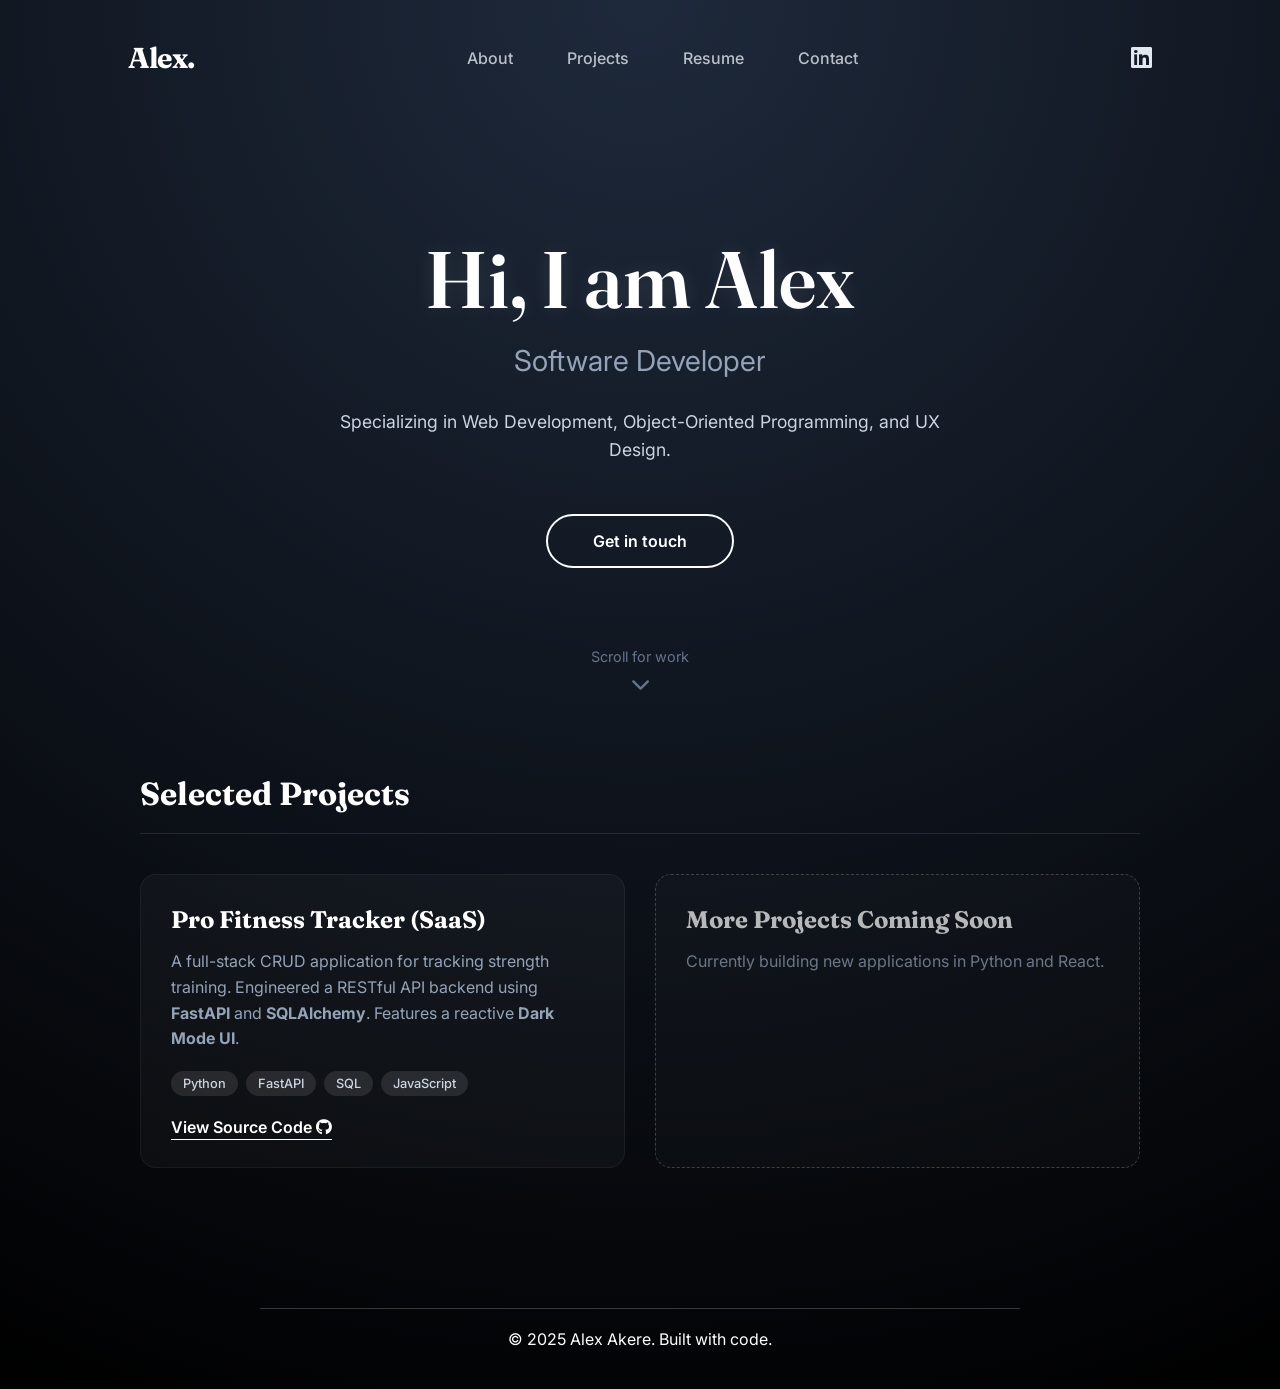
<file: index.html>
<!DOCTYPE html>
<html lang="en">
<head>
    <meta charset="UTF-8">
    <meta name="viewport" content="width=device-width, initial-scale=1.0">
    <title>Alex Akere | Developer</title>
    <link rel="stylesheet" href="Styles.css">

    <link rel="stylesheet" href="https://cdnjs.cloudflare.com/ajax/libs/font-awesome/6.5.1/css/all.min.css"/>
    <link rel="preconnect" href="https://fonts.googleapis.com">
    <link rel="preconnect" href="https://fonts.gstatic.com" crossorigin>
    <link href="https://fonts.googleapis.com/css2?family=Fraunces:opsz,wght@9..144,300;600&family=Inter:wght@400;500&display=swap" rel="stylesheet">
</head>
<body>

    <div class="main-container">

        <nav>
            <a href="index.html" class="logo">Alex.</a>
            <ul class="nav-links">
                <li><a href="about.html">About</a></li>
                <li><a href="projects.html">Projects</a></li>
                <li><a href="resume.html">Resume</a></li>
                <li><a href="Contact.html">Contact</a></li>
            </ul>

            <div class="socials">
                <a href="https://www.linkedin.com/in/ojeifo-alexander-akere-789bbb38" target="_blank" aria-label="LinkedIn">
                    <i class="fa-brands fa-linkedin"></i>
                </a>
            </div>
        </nav>

        <div class="text-section">
            <h1>Hi, I am Alex</h1>
            <h2>Software Developer</h2>
            <p>Specializing in Web Development, Object-Oriented Programming, and UX Design.</p>
            <a href="Contact.html" class="btn-primary">Get in touch</a>
        </div>

        <div class="scroll-indicator">
            <span>Scroll for work</span>
            <i class="fa-solid fa-chevron-down"></i>
        </div>

        <div class="work-preview">
            
            <h3 class="section-title">Selected Projects</h3>

            <div class="project-grid">            
            <div class="project-card">
                <div class="card-content">
                    <h4> Pro Fitness Tracker (SaaS)</h4>
                    <p>A full-stack CRUD application for tracking strength training. Engineered a RESTful API backend using <strong>FastAPI</strong> and <strong>SQLAlchemy</strong>. Features a reactive <strong>Dark Mode UI</strong>.</p>
                    <div class="tags">
                        <span>Python</span><span>FastAPI</span><span>SQL</span><span>JavaScript</span>
                    </div>
                    <a href="https://github.com/AlexAkere/fitness-tracker-api" target="_blank" class="card-link">View Source Code <i class="fa-brands fa-github"></i></a>
                </div>
            </div>
             <div class="project-card coming-soon-card" style="opacity: 0.7; border: 1px dashed #555;">
                <div class="card-content">
                    <h4> More Projects Coming Soon</h4>
                    <p>Currently building new applications in Python and React.</p>
                </div>
            </div>
        </div>
    </div>

    <footer>
        <div class="footer-line"></div>
        <p>© 2025 Alex Akere. Built with code.</p>
    </footer>

</body>
</html>
</file>
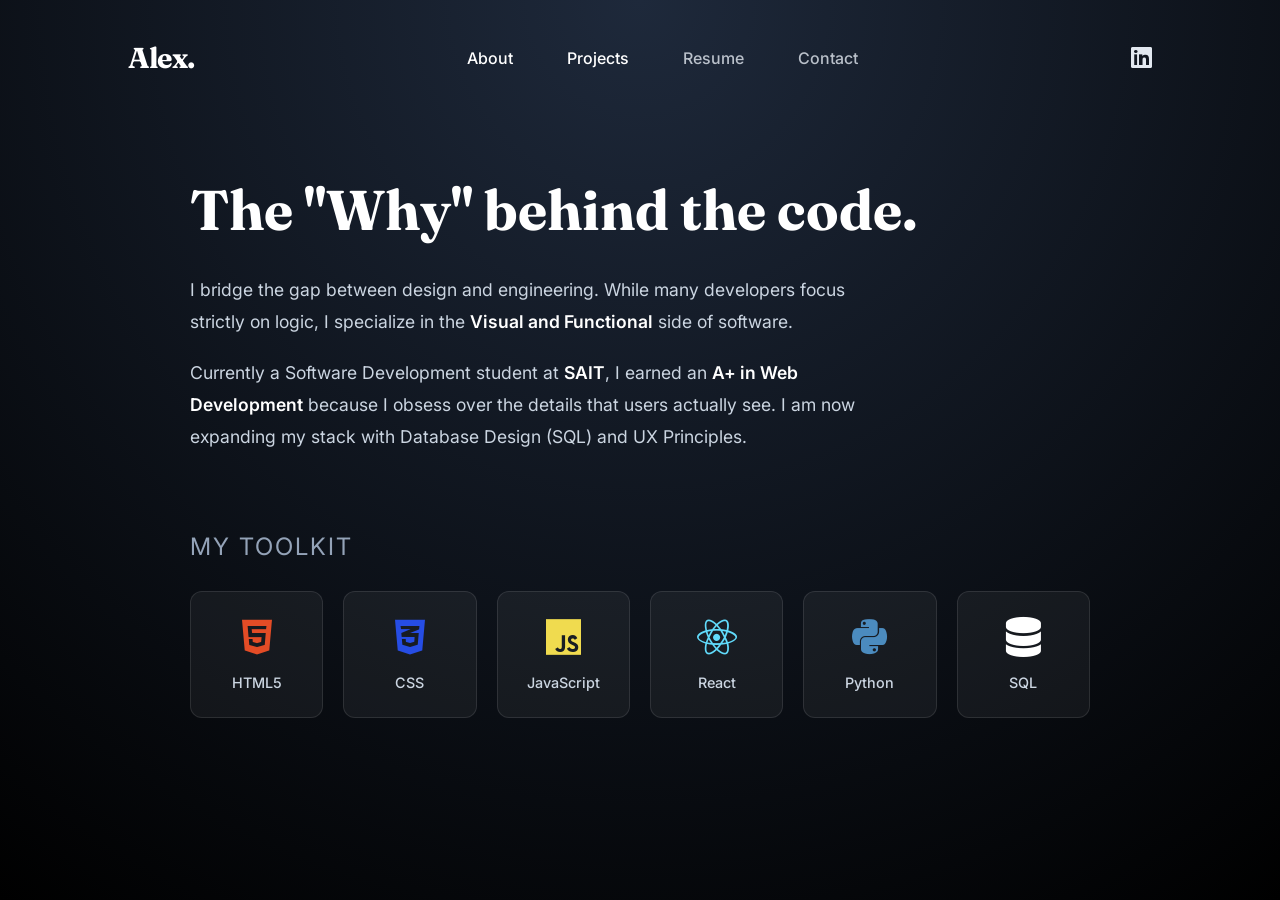
<file: about.html>
<!DOCTYPE html>
<html lang="en">
<head>
    <meta charset="UTF-8">
    <meta name="viewport" content="width=device-width, initial-scale=1.0">
    <title>About | Alex Akere</title>
    <link rel="stylesheet" href="Styles.css">
    
    <link rel="stylesheet" href="https://cdnjs.cloudflare.com/ajax/libs/font-awesome/6.5.1/css/all.min.css"/>
    <link href="https://fonts.googleapis.com/css2?family=Fraunces:opsz,wght@9..144,300;600&family=Inter:wght@400;500&display=swap" rel="stylesheet">
</head>
<body>

   <div class="main-container">
        
     <nav>
      <a href="index.html" class="logo">Alex.</a>
      <ul class="nav-links">
         <li><a href="about.html" style="color:white; opacity:1;">About</a></li>
         <li><a href="projects.html"style="color:white; opacity:1;">Projects</a></li>
         <li><a href="resume.html">Resume</a></li>
         <li><a href="Contact.html">Contact</a></li>
     </ul>
            <div class="socials">
                <a href="https://www.linkedin.com/in/ojeifo-alexander-akere-789bbb38" target="_blank"><i class="fa-brands fa-linkedin"></i></a>
            </div>
      </nav>

        <div class="about-container">
            
            <div class="bio-section">
                <h1>The "Why" behind the code.</h1>
                <p>
                    I bridge the gap between design and engineering. While many developers focus strictly on logic, I specialize in the <strong>Visual and Functional</strong> side of software.
                </p>
                <p>
                    Currently a Software Development student at <strong>SAIT</strong>, I earned an <strong>A+ in Web Development</strong> because I obsess over the details that users actually see. I am now expanding my stack with Database Design (SQL) and UX Principles.
                </p>
            </div>

            <div class="skills-section">
                <h2>My Toolkit</h2>
                <div class="skills-grid">
                    <div class="skill-card">
                        <i class="fa-brands fa-html5" style="color: #e34c26;"></i>
                        <span>HTML5</span>
                    </div>
                    <div class="skill-card">
                        <i class="fa-brands fa-css3-alt" style="color: #264de4;"></i>
                        <span>CSS</span>
                    </div>
                    <div class="skill-card">
                        <i class="fa-brands fa-js" style="color: #f0db4f;"></i>
                        <span>JavaScript</span>
                    </div>
                    <div class="skill-card">
                        <i class="fa-brands fa-react" style="color: #61dbfb;"></i>
                        <span>React</span>
                    </div>
                    <div class="skill-card">
                        <i class="fa-brands fa-python" style="color: #4b8bbe;"></i>
                        <span>Python</span>
                    </div>
                    <div class="skill-card">
                        <i class="fa-solid fa-database" style="color: #ffffff;"></i>
                        <span>SQL</span>
                    </div>
                </div>
            </div>

        </div>

    </div>

</body>

</html>
</file>
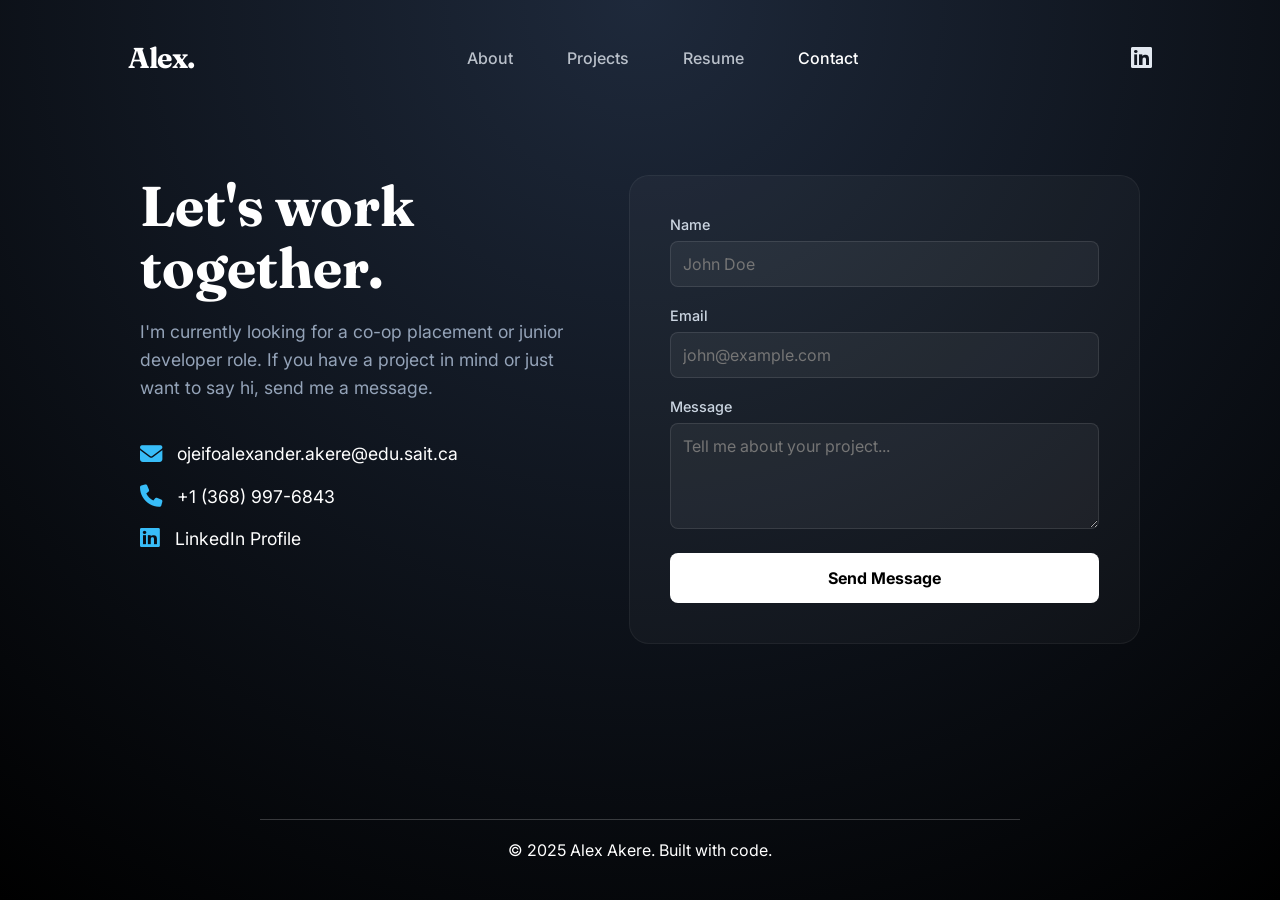
<file: Contact.html>
<!DOCTYPE html>
<html lang="en">
<head>
    <meta charset="UTF-8">
    <meta name="viewport" content="width=device-width, initial-scale=1.0">
    <title>Contact | Alex Akere</title>
    <link rel="stylesheet" href="Styles.css">
    
    <link rel="stylesheet" href="https://cdnjs.cloudflare.com/ajax/libs/font-awesome/6.5.1/css/all.min.css"/>
    <link href="https://fonts.googleapis.com/css2?family=Fraunces:opsz,wght@9..144,300;600&family=Inter:wght@400;500&display=swap" rel="stylesheet">
</head>
<body>

    <div class="main-container">
        
        <nav>
            <a href="index.html" class="logo">Alex.</a>
            <ul class="nav-links">
                <li><a href="about.html">About</a></li>
                <li><a href="projects.html">Projects</a></li>
                <li><a href="resume.html">Resume</a></li>
                <li><a href="contact.html" style="color:white; opacity:1;">Contact</a></li>
            </ul>
            <div class="socials">
                <a href="https://www.linkedin.com/in/ojeifo-alexander-akere-789bbb38" target="_blank"><i class="fa-brands fa-linkedin"></i></a>
            </div>
        </nav>

        <div class="contact-wrapper">
            
            <div class="contact-text">
                <h1>Let's work together.</h1>
                <p>I'm currently looking for a co-op placement or junior developer role. If you have a project in mind or just want to say hi, send me a message.</p>
                
                <div class="contact-details">
                    <a href="mailto:ojeifoalexander.akere@edu.sait.ca" class="contact-link">
                        <i class="fa-solid fa-envelope"></i> ojeifoalexander.akere@edu.sait.ca
                    </a>
                    
                    <a href="tel:+13689976843" class="contact-link">
                        <i class="fa-solid fa-phone"></i> +1 (368) 997-6843
                    </a>

                    <a href="https://www.linkedin.com/in/ojeifo-alexander-akere-789bbb38" target="_blank" class="contact-link">
                        <i class="fa-brands fa-linkedin"></i> LinkedIn Profile
                    </a>
                </div>
            </div>

            <form class="contact-form" action="mailto:ojeifoalexander.akere@edu.sait.ca" method="post" enctype="text/plain">
                <div class="form-group">
                    <label>Name</label>
                    <input type="text" name="name" placeholder="John Doe" required>
                </div>
                <div class="form-group">
                    <label>Email</label>
                    <input type="email" name="email" placeholder="john@example.com" required>
                </div>
                <div class="form-group">
                    <label>Message</label>
                    <textarea name="message" rows="4" placeholder="Tell me about your project..." required></textarea>
                </div>
                <button type="submit" class="submit-btn">Send Message</button>
            </form>

        </div>

        <footer>
            <div class="footer-line"></div>
            <p>© 2025 Alex Akere. Built with code.</p>
        </footer>

    </div>

</body>

</html>
</file>
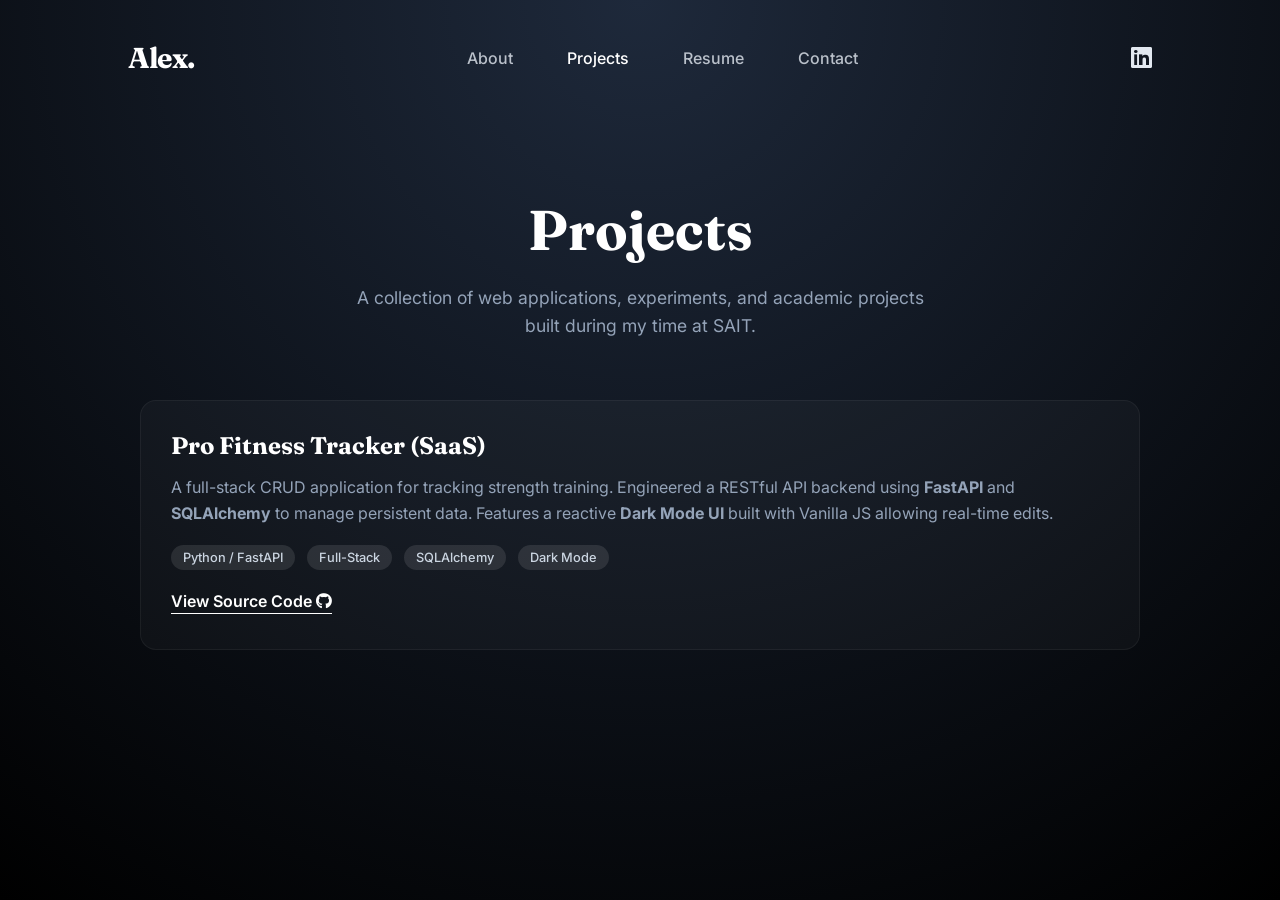
<file: projects.html>
<!DOCTYPE html>
<html lang="en">
<head>
    <meta charset="UTF-8">
    <meta name="viewport" content="width=device-width, initial-scale=1.0">
    <title>Projects | Alex Akere</title>
    <link rel="stylesheet" href="Styles.css">
    <link rel="stylesheet" href="https://cdnjs.cloudflare.com/ajax/libs/font-awesome/6.5.1/css/all.min.css"/>
    <link href="https://fonts.googleapis.com/css2?family=Fraunces:opsz,wght@9..144,300;600&family=Inter:wght@400;500&display=swap" rel="stylesheet">
</head>
<body>

    <div class="main-container">
        
        <nav>
            <a href="index.html" class="logo">Alex.</a>
            <ul class="nav-links">
                <li><a href="about.html">About</a></li>
                <li><a href="projects.html" style="color:white; opacity:1;">Projects</a></li>
                <li><a href="resume.html">Resume</a></li>
                <li><a href="contact.html">Contact</a></li>
            </ul>
            <div class="socials">
                <a href="https://www.linkedin.com/in/ojeifo-alexander-akere-789bbb38" target="_blank"><i class="fa-brands fa-linkedin"></i></a>
            </div>
        </nav>

        <div class="projects-page-container">
            
            <div class="page-header">
                <h1>Projects</h1>
                <p>A collection of web applications, experiments, and academic projects built during my time at SAIT.</p>
            </div>

           <div class="project-grid">
                
                <div class="project-card">
                    <div class="card-content">
                        <h4>Pro Fitness Tracker (SaaS)</h4>
                        <p>A full-stack CRUD application for tracking strength training. Engineered a RESTful API backend using <strong>FastAPI</strong> and <strong>SQLAlchemy</strong> to manage persistent data. Features a reactive <strong>Dark Mode UI</strong> built with Vanilla JS allowing real-time edits.</p>
                        <div class="tags">
                            <span>Python / FastAPI</span>
                            <span>Full-Stack</span>
                            <span>SQLAlchemy</span>
                            <span>Dark Mode</span>
                        </div>
                        <a href="https://github.com/AlexAkere/fitness-tracker-api" target="_blank" class="card-link">View Source Code <i class="fa-brands fa-github"></i></a>
                    </div>
                </div>
</file>
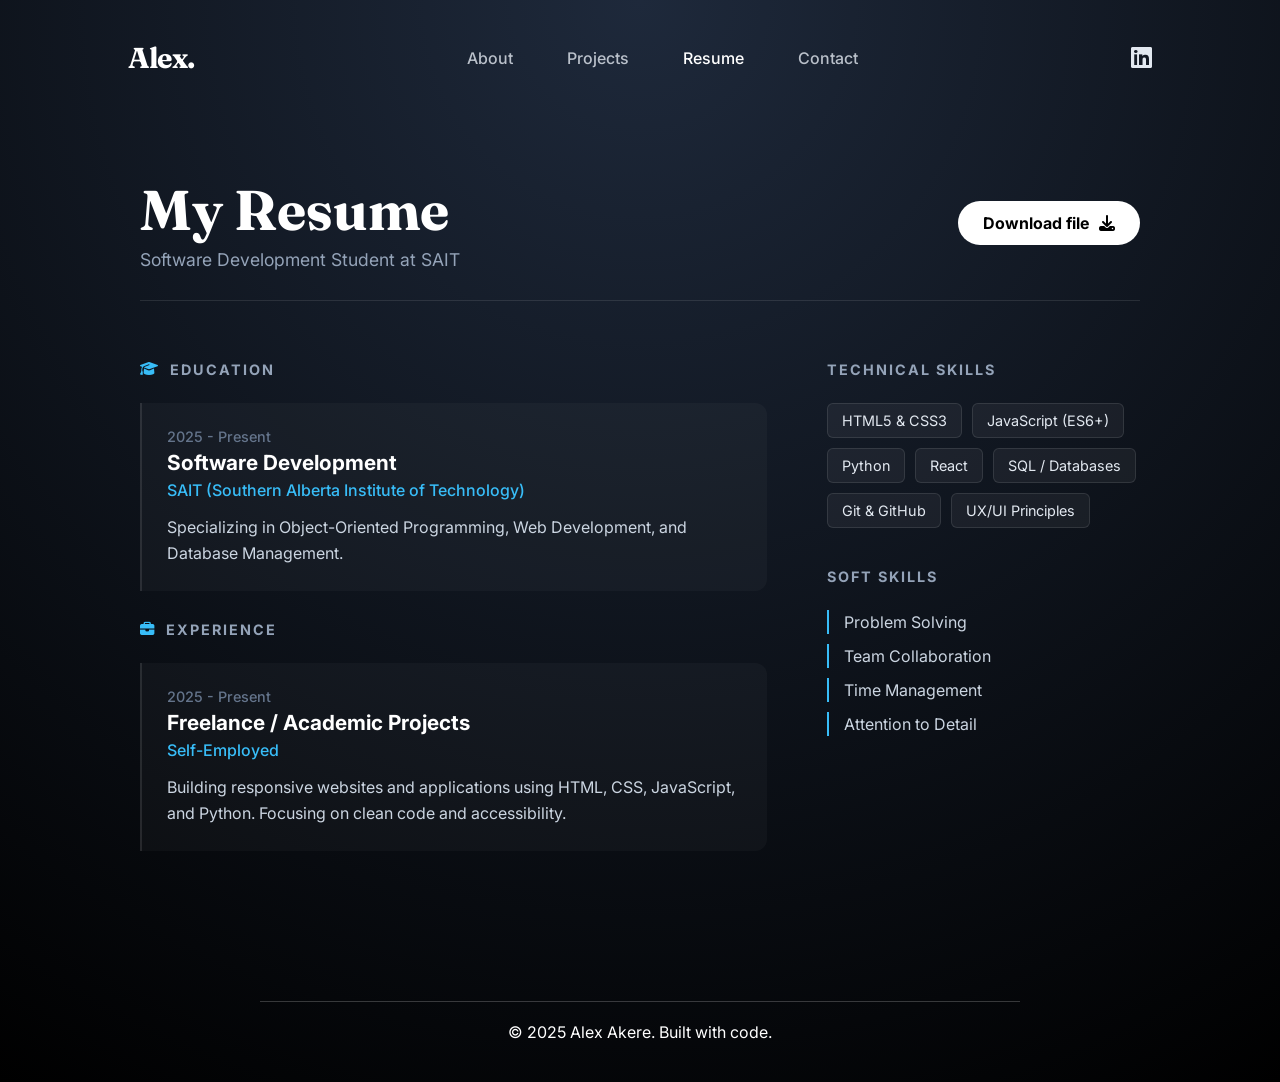
<file: resume.html>
<!DOCTYPE html>
<html lang="en">
<head>
    <meta charset="UTF-8">
    <meta name="viewport" content="width=device-width, initial-scale=1.0">
    <title>Resume | Alex Akere</title>
    <link rel="stylesheet" href="Styles.css">
    
    <link rel="stylesheet" href="https://cdnjs.cloudflare.com/ajax/libs/font-awesome/6.5.1/css/all.min.css"/>
    <link href="https://fonts.googleapis.com/css2?family=Fraunces:opsz,wght@9..144,300;600&family=Inter:wght@400;500&display=swap" rel="stylesheet">
</head>
<body>

    <div class="main-container">
        
        <nav>
            <a href="index.html" class="logo">Alex.</a>
            <ul class="nav-links">
                <li><a href="about.html">About</a></li>
                <li><a href="projects.html">Projects</a></li>
                <li><a href="resume.html" style="color:white; opacity:1;">Resume</a></li>
                <li><a href="contact.html">Contact</a></li>
            </ul>
            <div class="socials">
                <a href="https://www.linkedin.com/in/ojeifo-alexander-akere-789bbb38" target="_blank"><i class="fa-brands fa-linkedin"></i></a>
            </div>
        </nav>

        <div class="resume-container">
            
            <div class="resume-header">
                <div class="header-text">
                    <h1>My Resume</h1>
                    <p>Software Development Student at SAIT</p>
                </div>
                
                <a href="AlexAkereResume.docx" target="_blank" class="download-btn">
                    Download file <i class="fa-solid fa-download"></i>
                </a>
            </div>

            <div class="resume-grid">
                
                <div class="resume-left">
                    
                    <div class="resume-section">
                        <h3><i class="fa-solid fa-graduation-cap"></i> Education</h3>
                        
                        <div class="resume-item">
                            <span class="date">2025 - Present</span>
                            <h4>Software Development</h4>
                            <span class="institution">SAIT (Southern Alberta Institute of Technology)</span>
                            <p>Specializing in Object-Oriented Programming, Web Development, and Database Management.</p>
                            </div>
                    </div>

                    <div class="resume-section">
                        <h3><i class="fa-solid fa-briefcase"></i> Experience</h3>
                        
                        <div class="resume-item">
                            <span class="date">2025 - Present</span>
                            <h4>Freelance / Academic Projects</h4>
                            <span class="institution">Self-Employed</span>
                            <p>Building responsive websites and applications using HTML, CSS, JavaScript, and Python. Focusing on clean code and accessibility.</p>
                        </div>
                    </div>

                </div>

                <div class="resume-right">
                    
                    <div class="resume-section">
                        <h3>Technical Skills</h3>
                        <div class="skills-list">
                            <span>HTML5 & CSS3</span>
                            <span>JavaScript (ES6+)</span>
                            <span>Python</span>
                            <span>React</span>
                            <span>SQL / Databases</span>
                            <span>Git & GitHub</span>
                            <span>UX/UI Principles</span>
                        </div>
                    </div>

                    <div class="resume-section">
                        <h3>Soft Skills</h3>
                        <ul class="soft-skills-list">
                            <li>Problem Solving</li>
                            <li>Team Collaboration</li>
                            <li>Time Management</li>
                            <li>Attention to Detail</li>
                        </ul>
                    </div>

                </div>

            </div>
        </div>

        <footer>
            <div class="footer-line"></div>
            <p>© 2025 Alex Akere. Built with code.</p>
        </footer>

    </div>

</body>

</html>
</file>
<file: Styles.css>
* {
    margin: 0;
    padding: 0;
    box-sizing: border-box;
    font-family: 'Inter', sans-serif;
}

html, body {
    height: 100%;            
    background-color: #020617; 
    overscroll-behavior-y: none; 
}

.main-container {
    width: 100%;
    min-height: 100vh;
    background: radial-gradient(circle at 50% 0%, #1e293b, #000000);
    display: flex;
    flex-direction: column;
    align-items: center;
    color: white;
}

.logo {
    color: white;
    font-size: 1.8rem;   
    font-weight: 700;    
    text-decoration: none;
    font-family: 'Fraunces', serif; 
    letter-spacing: -1px; 
}


/* 3. NAVIGATION */
nav {
    display: flex;
    justify-content: space-between; 
    align-items: center;
    padding: 40px 10%; 
    width: 100%;
    max-width: 1400px;
}

.nav-links li {
    display: inline-block;
    list-style: none;
    margin: 0 25px; 
}

.nav-links a {
    color: #e2e8f0; 
    text-decoration: none;
    font-size: 16px;
    font-weight: 500;
    opacity: 0.8;
    transition: opacity 0.3s;
}

.nav-links a:hover { opacity: 1; color: white; }

.socials a {
    font-size: 24px;
    color: #e2e8f0; 
    transition: color 0.3s ease;
}

.socials a:hover { color: #38bdf8; }

.text-section {
    text-align: center;
    margin-top: 120px; 
    padding: 0 20px;
}

.text-section h1 {
    font-family: 'Fraunces', serif;
    font-size: 5rem; 
    font-weight: 600;
    margin-bottom: 20px; 
    line-height: 1.1;
    color: white;
    text-shadow: 0 0 20px rgba(255,255,255,0.1);
}

.text-section h2 {
    font-size: 1.8rem;
    font-weight: 400;
    color: #94a3b8; 
    margin-bottom: 30px; 
}

.text-section p {
    color: #cbd5e1; 
    font-size: 1.1rem;
    max-width: 600px;
    margin: 0 auto 50px auto; 
    line-height: 1.6;
}


.btn-primary {
    display: inline-block;
    background-color: transparent; 
    color: white;
    padding: 15px 45px;
    text-decoration: none;
    font-weight: 600;
    border: 2px solid white; 
    border-radius: 50px; 
    transition: all 0.3s;
}

.btn-primary:hover {
    background-color: white;
    color: black; 
    transform: translateY(-3px); 
}

/* FOOTER STYLES */
footer {
    width: 100%;
    max-width: 800px;
    margin-top: auto; 
    padding: 40px 20px;
    text-align: center;
}

.footer-line {
    width: 100%;
    height: 1px;
    background: rgba(255,255,255,0.2);
    margin-bottom: 20px;
}

.footer-content {
    display: flex;
    justify-content: space-between;
    align-items: center;
    color: #64748b;
    font-size: 0.9rem;
}

.footer-links a {
    color: #94a3b8;
    text-decoration: none;
    margin-left: 20px;
    transition: color 0.3s;
}

.footer-links a:hover {
    color: white;
}

@media (max-width: 768px) {
    .footer-content {
        flex-direction: column;
        gap: 10px;
    }
    .footer-links { margin-top: 10px; }
    .footer-links a { margin: 0 10px; }
}


/* WORK PREVIEW SECTION */

.scroll-indicator {
    margin-top: 80px;
    margin-bottom: 80px;
    text-align: center;
    color: #64748b;
    font-size: 0.9rem;
    animation: bounce 2s infinite;
}

.scroll-indicator i {
    display: block;
    margin-top: 10px;
    font-size: 1.2rem;
}

@keyframes bounce {
    0%, 20%, 50%, 80%, 100% {transform: translateY(0);}
    40% {transform: translateY(-10px);}
    60% {transform: translateY(-5px);}
}

.work-preview {
    width: 90%;
    max-width: 1000px;
    padding-bottom: 100px;
}

.section-title {
    font-family: 'Fraunces', serif;
    font-size: 2rem;
    color: white;
    margin-bottom: 40px;
    border-bottom: 1px solid rgba(255,255,255,0.1);
    padding-bottom: 20px;
}

.project-grid {
    display: grid;

    grid-template-columns: repeat(auto-fit, minmax(300px, 1fr));
    gap: 30px;
}

.project-card {
    background: rgba(255, 255, 255, 0.03);
    border: 1px solid rgba(255, 255, 255, 0.05);
    border-radius: 16px;
    padding: 30px;
    transition: transform 0.3s, background 0.3s;
    display: flex;
    flex-direction: column;
    justify-content: space-between;
    min-height: 250px;
}

.project-card:hover {
    transform: translateY(-10px);
    background: rgba(255, 255, 255, 0.08);
    border-color: rgba(255, 255, 255, 0.2);
}

.card-content h4 {
    color: white;
    font-size: 1.5rem;
    margin-bottom: 15px;
    font-family: 'Fraunces', serif;
}

.card-content p {
    color: #94a3b8;
    font-size: 1rem;
    line-height: 1.6;
    margin-bottom: 20px;
}

.tags {
    margin-bottom: 25px;
}

.tags span {
    background: rgba(255, 255, 255, 0.1);
    color: #cbd5e1;
    padding: 5px 12px;
    border-radius: 15px;
    font-size: 0.8rem;
    margin-right: 8px;
    font-weight: 500;
}

.card-link {
    color: white;
    text-decoration: none;
    font-weight: 600;
    border-bottom: 1px solid white;
    padding-bottom: 2px;
}

.resume-card {
    background: linear-gradient(145deg, rgba(255,255,255,0.05), rgba(255,255,255,0.01));
    border: 1px solid rgba(255,255,255,0.1);
}

.resume-btn {
    display: inline-block;
    background: white;
    color: black;
    padding: 10px 20px;
    border-radius: 30px;
    text-decoration: none;
    font-weight: bold;
    font-size: 0.9rem;
    transition: background 0.3s;
}

.resume-btn:hover {
    background: #e2e8f0;
}






/*About Page*/
.about-container {
    max-width: 900px;
    width: 90%;
    margin-top: 60px;
    display: flex;
    flex-direction: column;
    gap: 60px;
}

/* BIO TEXT */
.bio-section h1 {
    font-family: 'Fraunces', serif;
    font-size: 3.5rem;
    margin-bottom: 30px;
    color: white;
}

.bio-section p {
    font-size: 1.1rem;
    line-height: 1.8;
    color: #cbd5e1;
    margin-bottom: 20px;
    max-width: 700px;
}

.bio-section strong {
    color: white;
    font-weight: 600;
}

.skills-section h2 {
    font-size: 1.5rem;
    color: #94a3b8;
    margin-bottom: 30px;
    font-weight: 400;
    text-transform: uppercase;
    letter-spacing: 2px;
}

.skills-grid {
    display: grid;
    grid-template-columns: repeat(auto-fill, minmax(120px, 1fr));
    gap: 20px;
}

.skill-card {
    background: rgba(255, 255, 255, 0.05); 
    border: 1px solid rgba(255, 255, 255, 0.1);
    border-radius: 12px;
    padding: 25px;
    text-align: center;
    transition: transform 0.2s, background 0.2s;
    cursor: default;
}

.skill-card:hover {
    background: rgba(255, 255, 255, 0.1);
    transform: translateY(-5px); 
    border-color: rgba(255, 255, 255, 0.3);
}

.skill-card i {
    font-size: 2.5rem;
    margin-bottom: 15px;
    display: block;
}

.skill-card span {
    font-size: 0.9rem;
    color: #cbd5e1;
    font-weight: 500;
}

@media (max-width: 768px) {
    .bio-section h1 { font-size: 2.5rem; }
    .skills-grid { grid-template-columns: repeat(2, 1fr); } /* 2 columns on phone */
}

.projects-page-container {
    max-width: 1000px; 
    width: 90%;
    margin-top: 80px;
    padding-bottom: 80px;
}

.page-header {
    text-align: center;
    margin-bottom: 60px;
}

.page-header h1 {
    font-family: 'Fraunces', serif;
    font-size: 3.5rem;
    color: white;
    margin-bottom: 20px;
}

.page-header p {
    color: #94a3b8;
    font-size: 1.1rem;
    max-width: 600px;
    margin: 0 auto;
    line-height: 1.6;
}

/* --- CONTACT PAGE STYLES --- */

.contact-wrapper {
    width: 90%;
    max-width: 1000px;
    margin-top: 60px;
    display: flex;
    justify-content: space-between;
    align-items: flex-start;
    gap: 60px;
    padding-bottom: 60px;
}

/* LEFT SIDE: TEXT */
.contact-text {
    flex: 1; /* Takes up half the space */
}

.contact-text h1 {
    font-family: 'Fraunces', serif;
    font-size: 3.5rem;
    color: white;
    margin-bottom: 20px;
    line-height: 1.1;
}

.contact-text p {
    color: #94a3b8;
    font-size: 1.1rem;
    line-height: 1.6;
    margin-bottom: 40px;
}

.contact-details {
    display: flex;
    flex-direction: column;
    gap: 20px;
}

.contact-link {
    color: white;
    text-decoration: none;
    font-size: 1.1rem;
    display: flex;
    align-items: center;
    gap: 15px;
    transition: color 0.3s;
}

.contact-link i {
    font-size: 1.4rem;
    color: #38bdf8; /* Light blue icon */
}

.contact-link:hover {
    color: #38bdf8;
}

/* RIGHT SIDE: FORM */
.contact-form {
    flex: 1; /* Takes up the other half */
    background: rgba(255, 255, 255, 0.03);
    padding: 40px;
    border-radius: 20px;
    border: 1px solid rgba(255, 255, 255, 0.05);
}

.form-group {
    margin-bottom: 20px;
}

.form-group label {
    display: block;
    color: #cbd5e1;
    margin-bottom: 8px;
    font-size: 0.9rem;
    font-weight: 500;
}

/* INPUTS (Glass Style) */
.contact-form input, 
.contact-form textarea {
    width: 100%;
    background: rgba(255, 255, 255, 0.05);
    border: 1px solid rgba(255, 255, 255, 0.1);
    border-radius: 8px;
    padding: 12px;
    color: white;
    font-size: 1rem;
    font-family: 'Inter', sans-serif;
    outline: none;
    transition: border-color 0.3s;
}

.contact-form input:focus, 
.contact-form textarea:focus {
    border-color: #38bdf8; /* Blue border when typing */
    background: rgba(255, 255, 255, 0.1);
}

/* SUBMIT BUTTON */
.submit-btn {
    width: 100%;
    background: white;
    color: black;
    border: none;
    padding: 15px;
    border-radius: 8px;
    font-weight: 700;
    font-size: 1rem;
    cursor: pointer;
    transition: transform 0.2s, background 0.2s;
}

.submit-btn:hover {
    background: #f1f5f9;
    transform: translateY(-2px);
}

/* MOBILE FIX */
@media (max-width: 768px) {
    .contact-wrapper {
        flex-direction: column; /* Stack them on phone */
        margin-top: 30px;
    }
    
    .contact-text h1 { font-size: 2.5rem; }
    
    .contact-form {
        width: 100%;
        padding: 25px;
    }
}

/* --- RESUME PAGE STYLES --- */

.resume-container {
    width: 90%;
    max-width: 1000px;
    margin-top: 60px;
    padding-bottom: 80px;
}

/* Header Area */
.resume-header {
    display: flex;
    justify-content: space-between;
    align-items: center;
    margin-bottom: 60px;
    padding-bottom: 30px;
    border-bottom: 1px solid rgba(255, 255, 255, 0.1);
}

.resume-header h1 {
    font-family: 'Fraunces', serif;
    font-size: 3.5rem;
    color: white;
    margin-bottom: 5px;
}

.resume-header p {
    color: #94a3b8;
    font-size: 1.1rem;
}

/* The Download Button */
.download-btn {
    background: white;
    color: black;
    padding: 12px 25px;
    border-radius: 50px;
    text-decoration: none;
    font-weight: 700;
    transition: transform 0.2s, background 0.2s;
    display: inline-flex;
    align-items: center;
    gap: 10px;
}

.download-btn:hover {
    transform: translateY(-3px);
    background-color: #f1f5f9;
}

/* The Grid Layout */
.resume-grid {
    display: grid;
    grid-template-columns: 2fr 1fr; /* Left side is twice as wide as right */
    gap: 60px;
}

/* Section Titles */
.resume-section h3 {
    color: #94a3b8;
    text-transform: uppercase;
    letter-spacing: 2px;
    font-size: 0.9rem;
    margin-bottom: 25px;
    display: flex;
    align-items: center;
    gap: 10px;
}

.resume-section h3 i {
    color: #38bdf8; /* Blue icons */
}

/* Resume Items (Education/Jobs) */
.resume-item {
    background: rgba(255, 255, 255, 0.03);
    border-left: 2px solid rgba(255, 255, 255, 0.1);
    padding: 25px;
    margin-bottom: 30px;
    border-radius: 0 12px 12px 0;
}

.resume-item .date {
    display: block;
    color: #64748b;
    font-size: 0.9rem;
    margin-bottom: 5px;
    font-weight: 500;
}

.resume-item h4 {
    font-size: 1.3rem;
    color: white;
    margin-bottom: 5px;
}

.resume-item .institution {
    display: block;
    color: #38bdf8;
    margin-bottom: 15px;
    font-weight: 500;
}

.resume-item p {
    color: #cbd5e1;
    line-height: 1.6;
}

.skills-list {
    display: flex;
    flex-wrap: wrap;
    gap: 10px;
    margin-bottom: 40px;
}

.skills-list span {
    background: rgba(255, 255, 255, 0.05);
    border: 1px solid rgba(255, 255, 255, 0.1);
    padding: 8px 14px;
    border-radius: 6px;
    color: #e2e8f0;
    font-size: 0.9rem;
}

.soft-skills-list {
    list-style: none;
}

.soft-skills-list li {
    color: #cbd5e1;
    margin-bottom: 10px;
    padding-left: 15px;
    border-left: 2px solid #38bdf8; 
    line-height: 1.5;
}

@media (max-width: 768px) {
    .resume-header {
        flex-direction: column;
        align-items: flex-start;
        gap: 20px;
    }
    
    .resume-grid {
        grid-template-columns: 1fr; 
        gap: 40px;
    }
}
</file>
